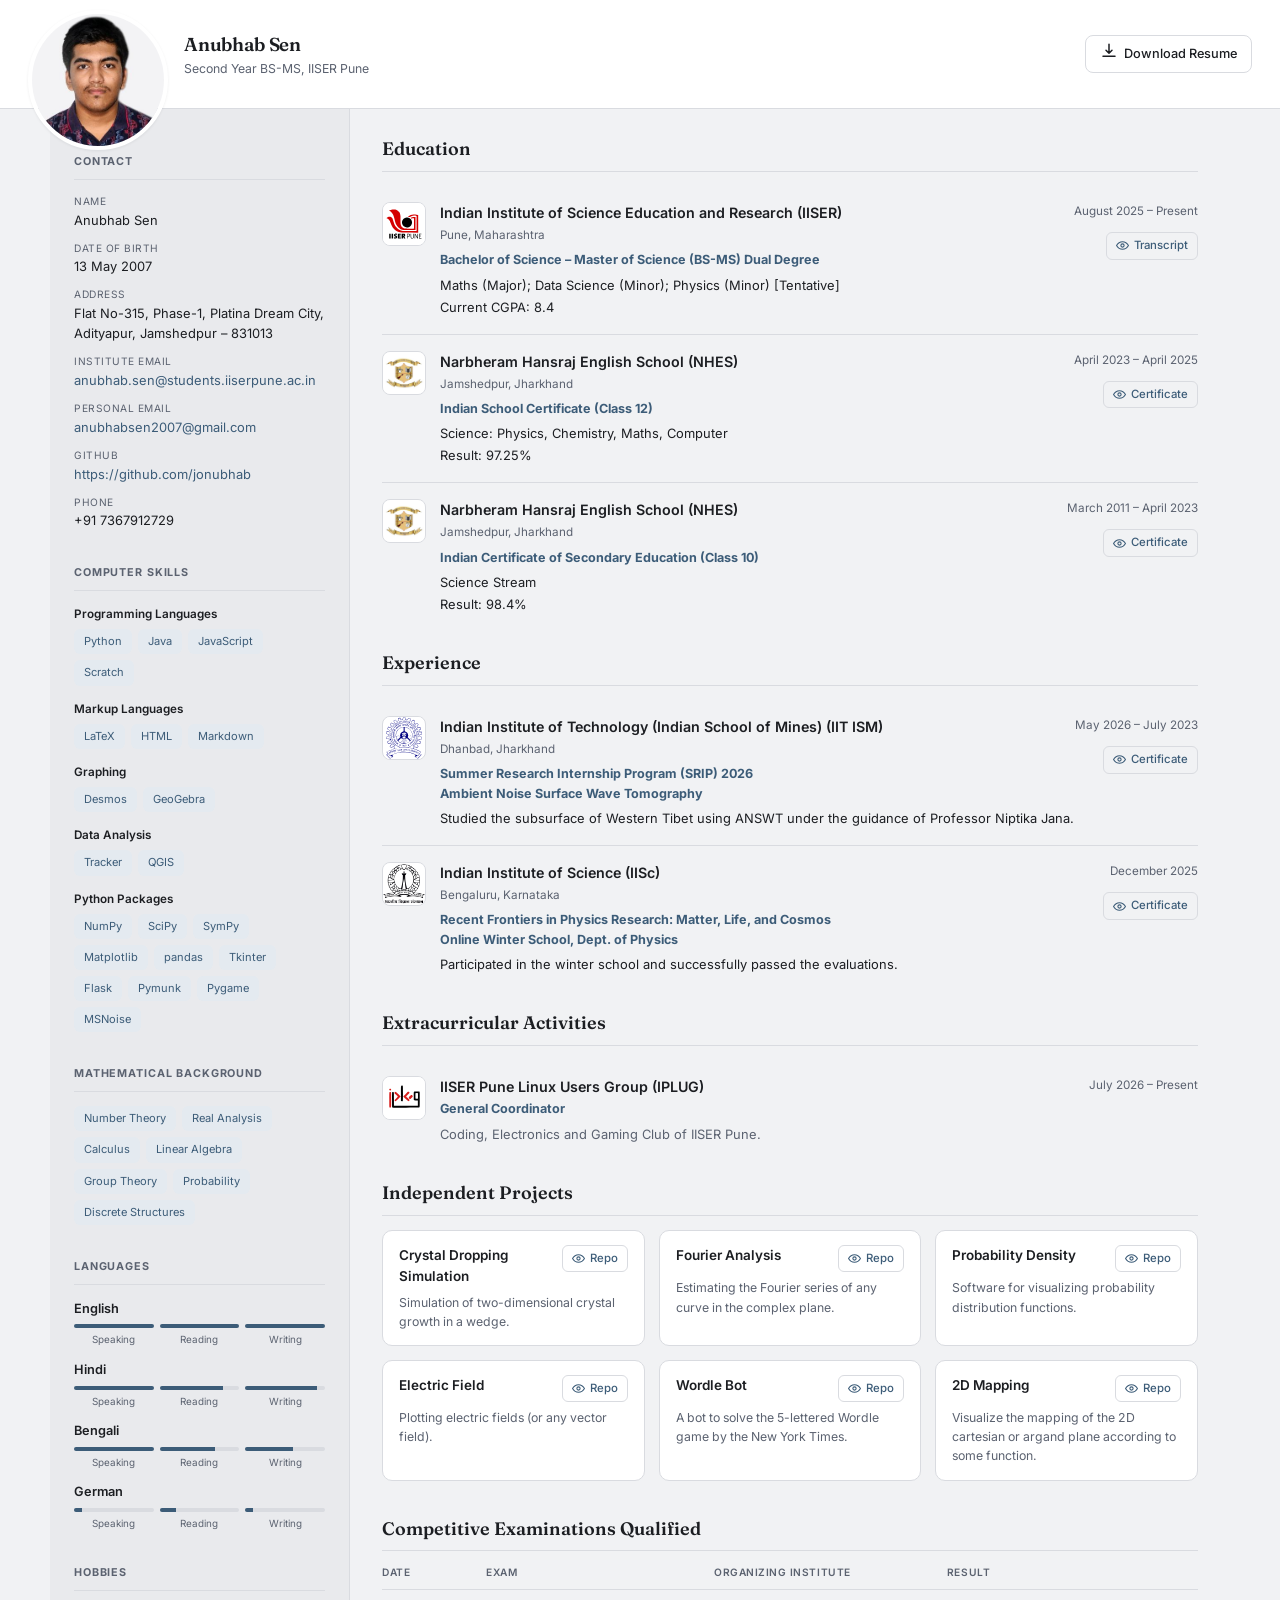
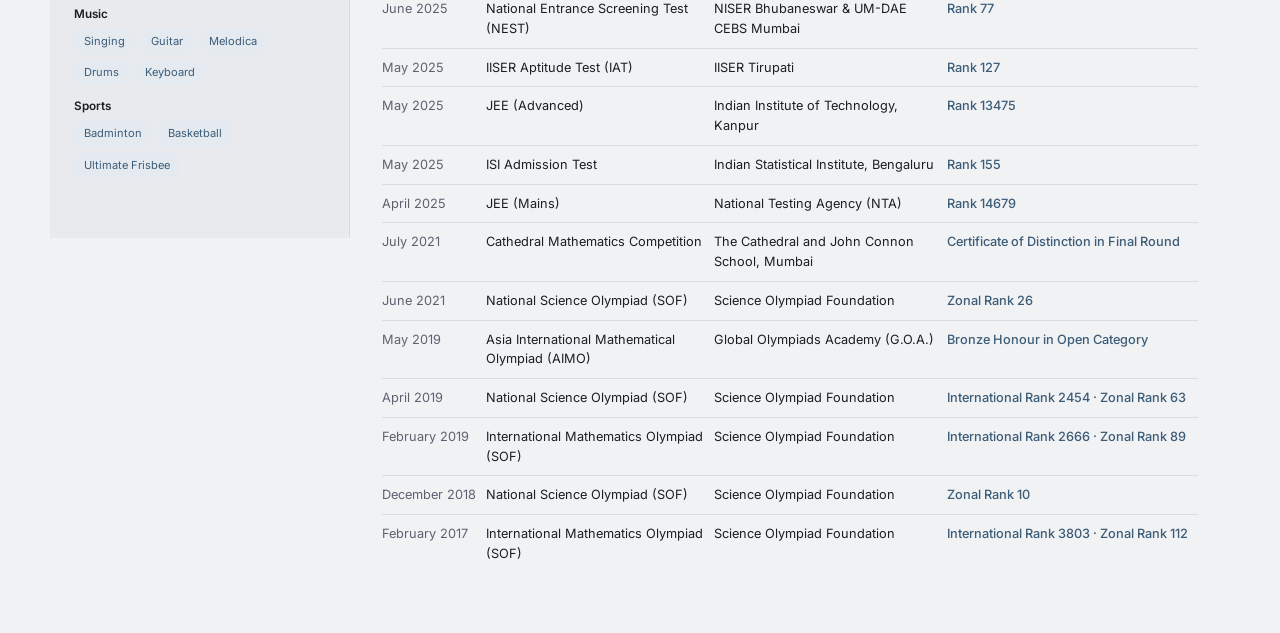
<file: index.html>
<!DOCTYPE html>
<html lang="en">
<head>
<meta charset="UTF-8">
<meta name="viewport" content="width=device-width, initial-scale=1">
<title>Anubhab Sen</title>
<link rel="stylesheet" href="style.css">
<script src="theme-init.js"></script>
</head>
<body>

  <header class="topbar">
    <img id="topbarPhoto" class="topbar__photo" src="" alt="">
    <div class="topbar__id">
      <div id="topbarName" class="topbar__name">Loading…</div>
      <div id="topbarRole" class="topbar__role"></div>
    </div>
    <div class="topbar__spacer"></div>
    <div class="topbar__actions">
      <a id="downloadBtn" class="icon-btn icon-btn--wide" href="assets/Anubhab%20Sen%20-%20CV.pdf" download="Anubhab Sen - Resume.pdf" title="Download Resume" aria-label="Download Resume">
        <span class="icon-download"></span> Download Resume
      </a>
    </div>
  </header>

  <div id="app" class="layout">
    <aside class="sidebar">

      <section class="section">
        <h2 class="section__title">Contact</h2>
        <ul id="contactList" class="contact-list"></ul>
      </section>

      <section class="section">
        <h2 class="section__title">Computer Skills</h2>
        <div id="skillsList"></div>
      </section>

      <section class="section">
        <h2 class="section__title">Mathematical Background</h2>
        <div id="mathList"></div>
      </section>

      <section class="section">
        <h2 class="section__title">Languages</h2>
        <div id="languagesList"></div>
      </section>

      <section class="section">
        <h2 class="section__title">Hobbies</h2>
        <div id="hobbiesList"></div>
      </section>

    </aside>

    <main class="content">

      <section class="section">
        <h2 class="section__title">Education</h2>
        <div id="educationList"></div>
      </section>

      <section class="section">
        <h2 class="section__title">Experience</h2>
        <div id="experienceList"></div>
      </section>

      <section class="section">
        <h2 class="section__title">Extracurricular Activities</h2>
        <div id="extracurricularList"></div>
      </section>

      <section class="section">
        <h2 class="section__title">Independent Projects</h2>
        <div id="projectsGrid" class="project-grid"></div>
      </section>

      <section class="section">
        <h2 class="section__title">Competitive Examinations Qualified</h2>
        <table class="exam-table">
          <thead>
            <tr><th>Date</th><th>Exam</th><th>Organizing Institute</th><th>Result</th></tr>
          </thead>
          <tbody id="examsBody"></tbody>
        </table>
      </section>

    </main>
  </div>

  <script src="script.js"></script>
</body>
</html>
</file>
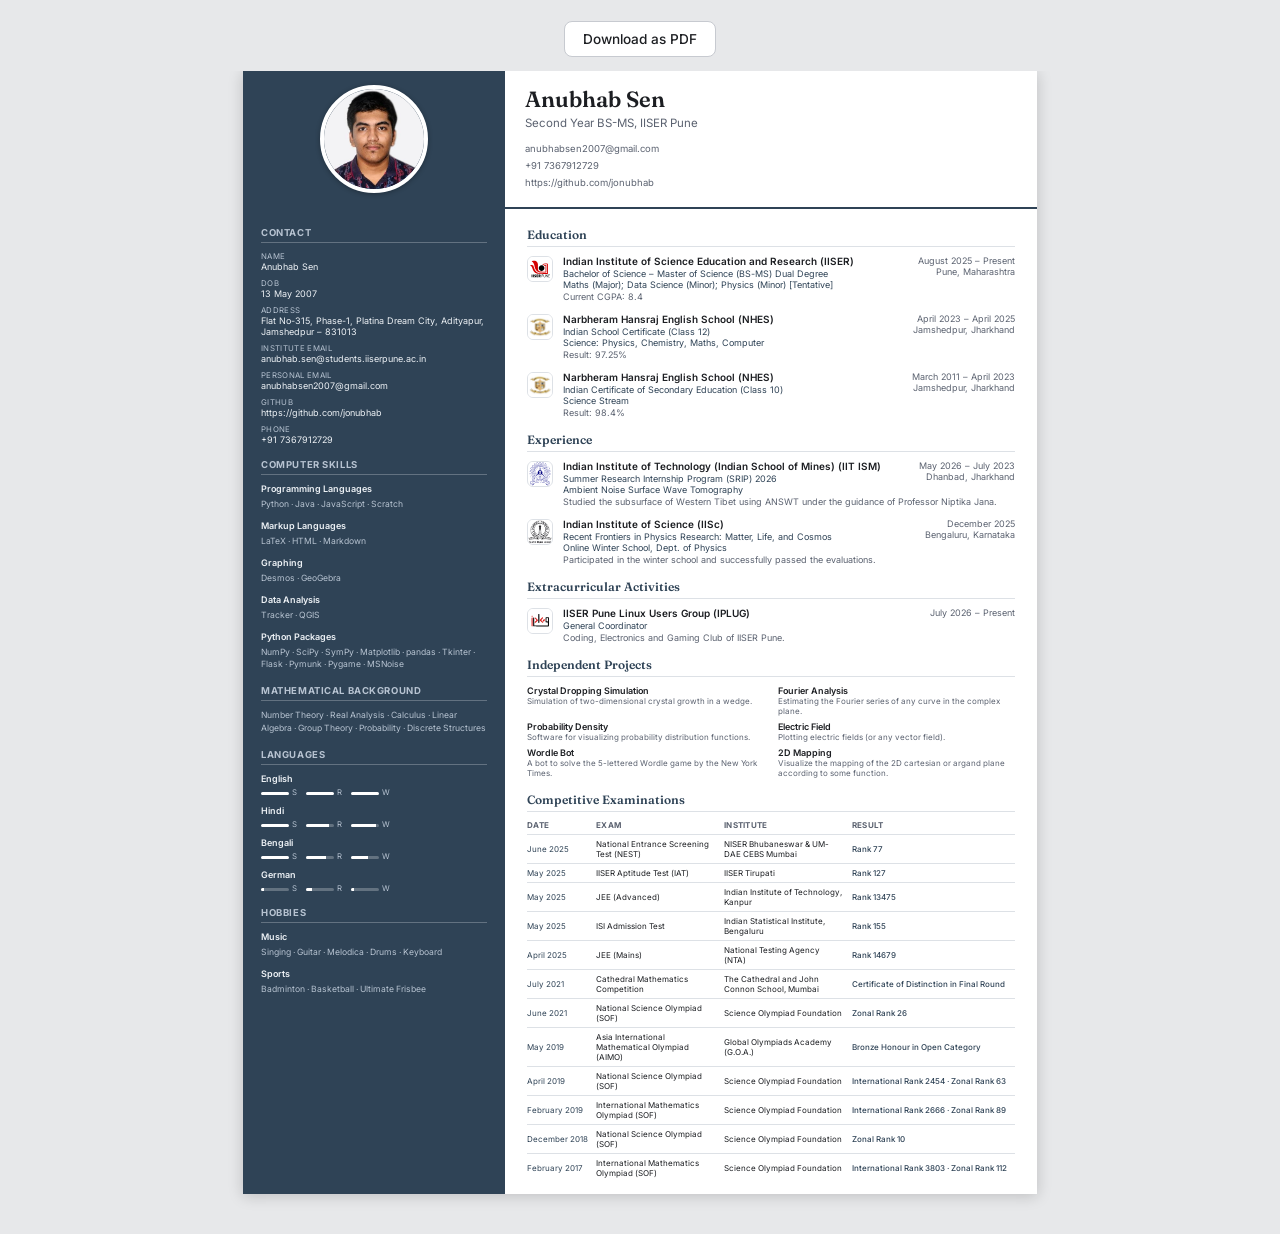
<file: doc.html>
<!DOCTYPE html>
<html lang="en">
<head>
<meta charset="UTF-8">
<meta name="viewport" content="width=device-width, initial-scale=1">
<title>Anubhab Sen</title>
<link rel="stylesheet" href="doc.css">
</head>
<body>

  <div class="toolbar no-print">
    <button id="printBtn">Download as PDF</button>
  </div>

  <div class="page-wrap">
    <div class="page" id="page">

      <header class="doc-header">
        <div class="doc-header__photo-wrap">
          <img id="docPhoto" class="doc-header__photo" src="" alt="">
        </div>
        <div class="doc-header__right">
          <div id="docName" class="doc-header__name"></div>
          <div id="docRole" class="doc-header__role"></div>
          <div id="docQuick" class="doc-header__quick"></div>
        </div>
      </header>

      <div class="doc-body">
        <aside class="doc-sidebar">

          <section class="doc-section">
            <h3 class="doc-section__title">Contact</h3>
            <ul id="docContact" class="doc-contact"></ul>
          </section>

          <section class="doc-section">
            <h3 class="doc-section__title">Computer Skills</h3>
            <div id="docSkills"></div>
          </section>

          <section class="doc-section">
            <h3 class="doc-section__title">Mathematical Background</h3>
            <div id="docMath"></div>
          </section>

          <section class="doc-section">
            <h3 class="doc-section__title">Languages</h3>
            <div id="docLanguages"></div>
          </section>

          <section class="doc-section">
            <h3 class="doc-section__title">Hobbies</h3>
            <div id="docHobbies"></div>
          </section>

        </aside>

        <main class="doc-main">

          <section class="doc-section">
            <h3 class="doc-section__title">Education</h3>
            <div id="docEducation"></div>
          </section>

          <section class="doc-section">
            <h3 class="doc-section__title">Experience</h3>
            <div id="docExperience"></div>
          </section>

          <section class="doc-section">
            <h3 class="doc-section__title">Extracurricular Activities</h3>
            <div id="docExtracurricular"></div>
          </section>

          <section class="doc-section">
            <h3 class="doc-section__title">Independent Projects</h3>
            <div id="docProjects" class="doc-project-grid"></div>
          </section>

          <section class="doc-section">
            <h3 class="doc-section__title">Competitive Examinations</h3>
            <table class="doc-exam-table">
              <thead><tr><th>Date</th><th>Exam</th><th>Institute</th><th>Result</th></tr></thead>
              <tbody id="docExams"></tbody>
            </table>
          </section>

        </main>
      </div>
    </div>
  </div>

<script src="doc.js"></script>
</body>
</html>
</file>
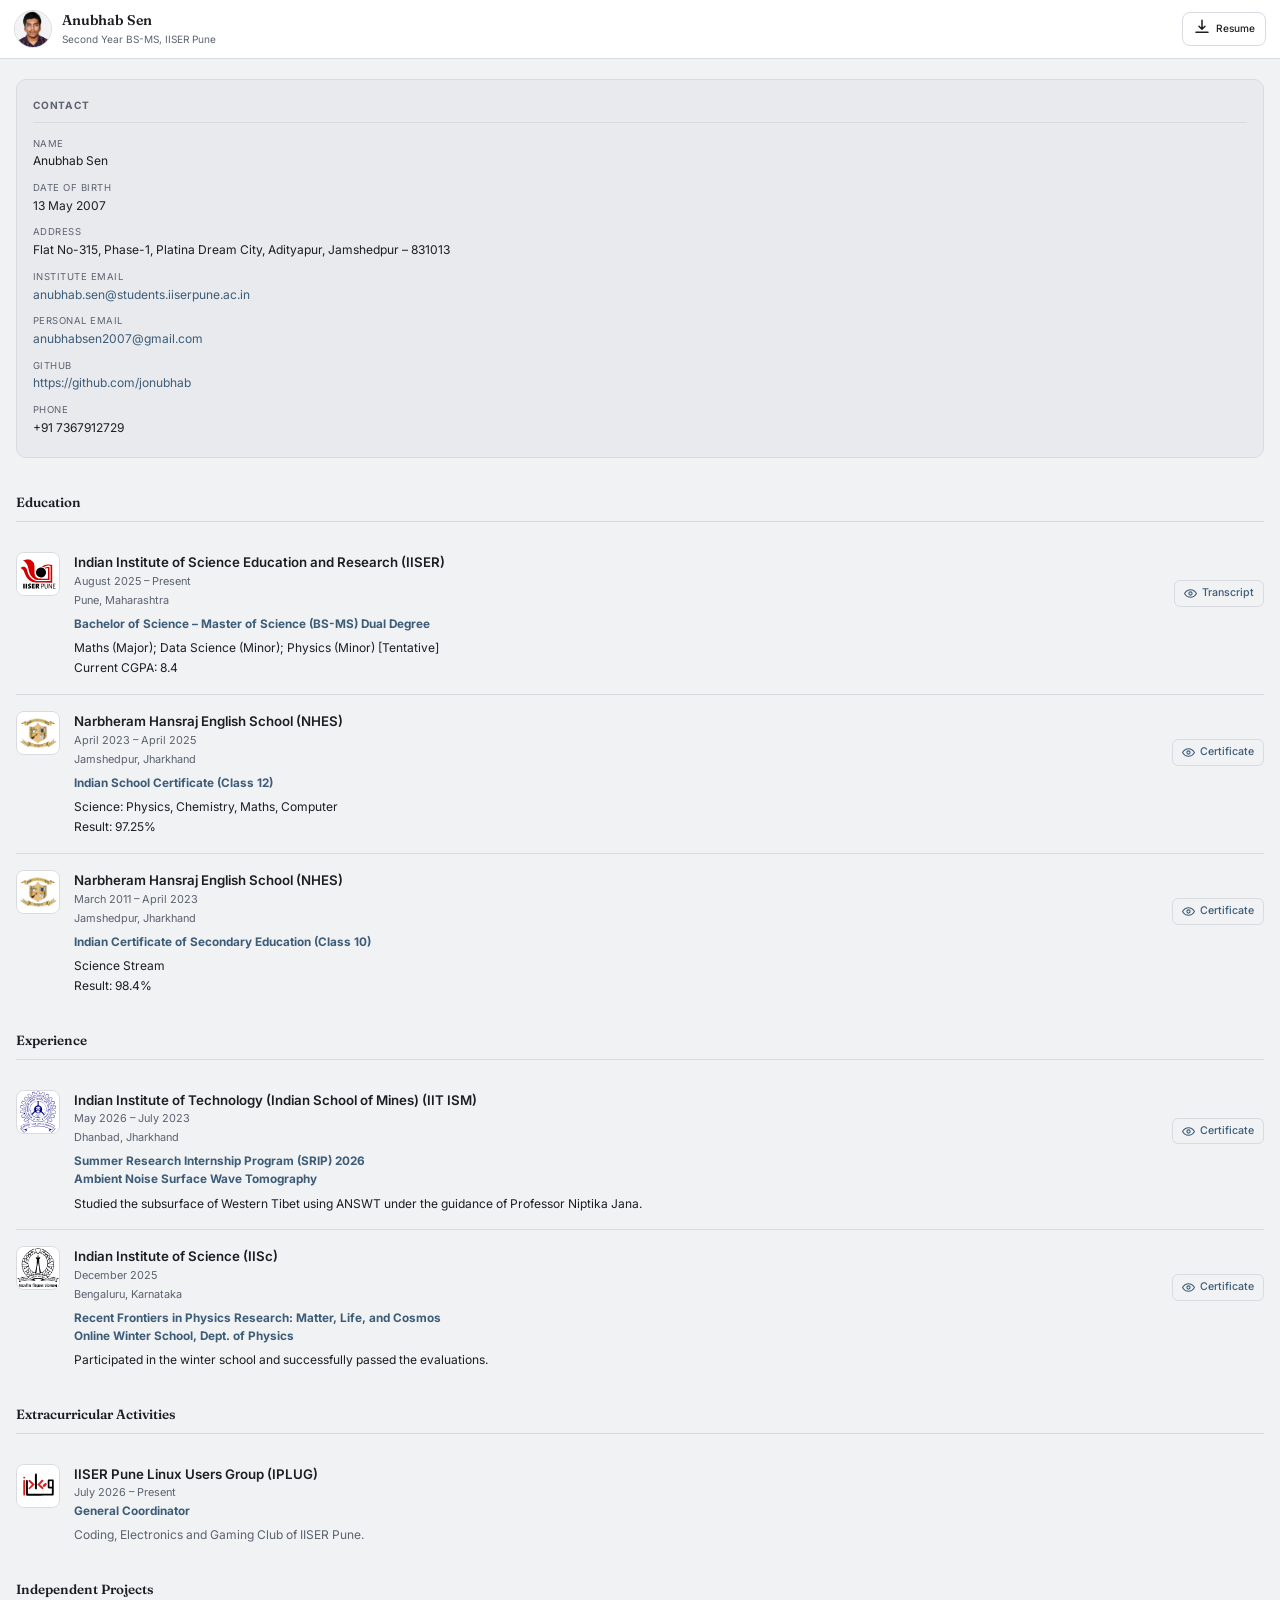
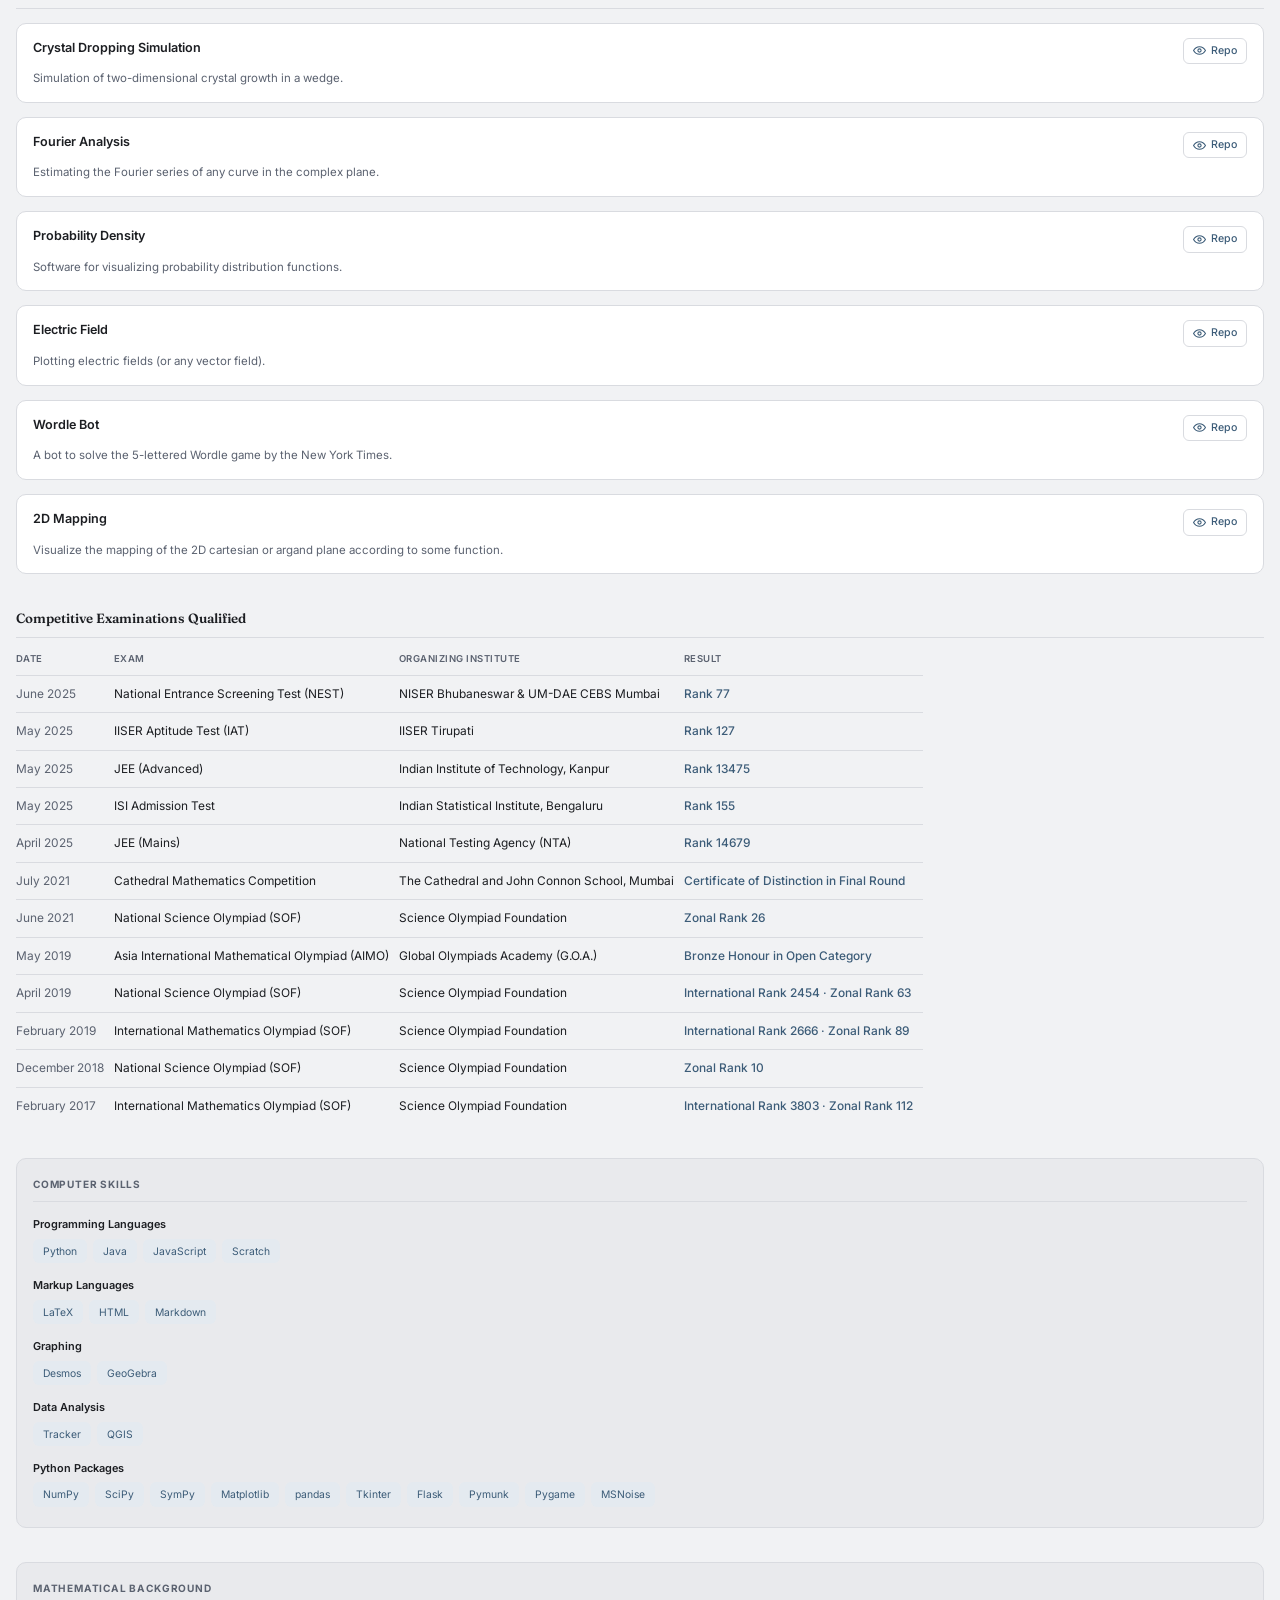
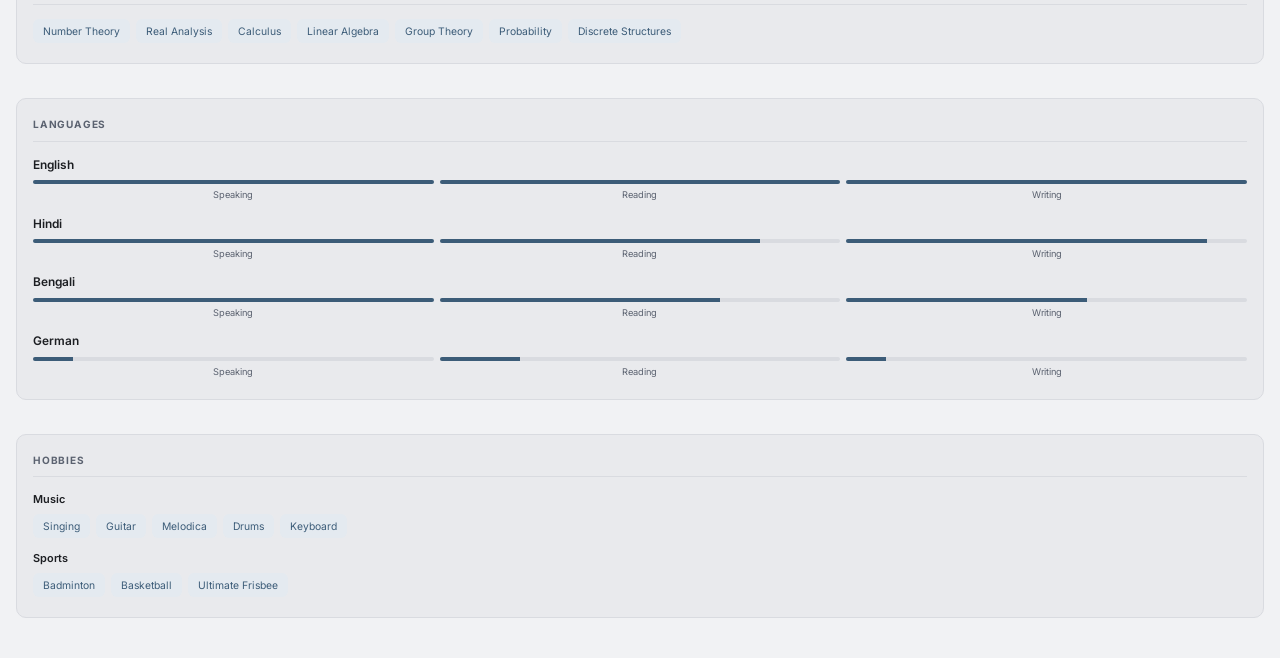
<file: mobile.html>
<!DOCTYPE html>
<html lang="en">
<head>
<meta charset="UTF-8">
<meta name="viewport" content="width=device-width, initial-scale=1">
<title>Anubhab Sen</title>
<link rel="stylesheet" href="mobile.css">
<script src="theme-init.js"></script>
</head>
<body>

  <header class="topbar">
    <img id="topbarPhoto" class="topbar__photo" src="" alt="">
    <div class="topbar__id">
      <div id="topbarName" class="topbar__name">Loading…</div>
      <div id="topbarRole" class="topbar__role"></div>
    </div>
    <div class="topbar__spacer"></div>
    <div class="topbar__actions">
      <a id="downloadBtn" class="icon-btn icon-btn--wide" href="assets/Anubhab%20Sen%20-%20CV.pdf" download="Anubhab Sen - Resume.pdf" title="Download Resume" aria-label="Download Resume">
        <span class="icon-download"></span><span class="btn-label">Resume</span>
      </a>
    </div>
  </header>

  <div id="app" class="layout">

    <section class="section section--panel">
      <h2 class="section__title">Contact</h2>
      <ul id="contactList" class="contact-list"></ul>
    </section>

    <section class="section section--content">
      <h2 class="section__title">Education</h2>
      <div id="educationList"></div>
    </section>

    <section class="section section--content">
      <h2 class="section__title">Experience</h2>
      <div id="experienceList"></div>
    </section>

    <section class="section section--content">
      <h2 class="section__title">Extracurricular Activities</h2>
      <div id="extracurricularList"></div>
    </section>

    <section class="section section--content">
      <h2 class="section__title">Independent Projects</h2>
      <div id="projectsGrid" class="project-grid"></div>
    </section>

    <section class="section section--content">
      <h2 class="section__title">Competitive Examinations Qualified</h2>
      <table class="exam-table">
        <thead>
          <tr><th>Date</th><th>Exam</th><th>Organizing Institute</th><th>Result</th></tr>
        </thead>
        <tbody id="examsBody"></tbody>
      </table>
    </section>

    <section class="section section--panel">
      <h2 class="section__title">Computer Skills</h2>
      <div id="skillsList"></div>
    </section>

    <section class="section section--panel">
      <h2 class="section__title">Mathematical Background</h2>
      <div id="mathList"></div>
    </section>

    <section class="section section--panel">
      <h2 class="section__title">Languages</h2>
      <div id="languagesList"></div>
    </section>

    <section class="section section--panel">
      <h2 class="section__title">Hobbies</h2>
      <div id="hobbiesList"></div>
    </section>

  </div>

  <script src="script.js"></script>
</body>
</html>
</file>
<file: style.css>
@import url('https://fonts.googleapis.com/css2?family=Fraunces:opsz,wght@9..144,400;9..144,500;9..144,600&family=Inter:wght@400;500;600;700&display=swap');
@import url('theme.css');

* { box-sizing: border-box; }

html, body {
  margin: 0;
  padding: 0;
  background: var(--bg);
  color: var(--text);
  font-family: 'Inter', system-ui, sans-serif;
  font-size: 15px;
  line-height: 1.55;
  -webkit-font-smoothing: antialiased;
}

a { color: var(--accent); text-decoration: none; }
a:hover { text-decoration: underline; }

::selection { background: var(--accent); color: var(--accent-contrast); }

button {
  font-family: inherit;
  cursor: pointer;
}

/* Top bar */

.topbar {
  position: sticky;
  top: 0;
  z-index: 50;
  display: flex;
  align-items: center;
  gap: 16px;
  padding: 10px 28px;
  background: var(--surface);
  border-bottom: 1px solid var(--border);
  overflow: visible;
}

.topbar__photo {
  width: 140px;
  height: 140px;
  border-radius: 50%;
  object-fit: cover;
  border: 4px solid var(--surface);
  box-shadow: var(--shadow);
  flex-shrink: 0;
  position: relative;
  z-index: 2;
  margin-bottom: -52px;
  background: var(--sidebar-bg);
}

.topbar__id { min-width: 0; }

.topbar__name {
  font-family: 'Fraunces', serif;
  font-size: 1.25rem;
  font-weight: 600;
  letter-spacing: -0.01em;
  white-space: nowrap;
  overflow: hidden;
  text-overflow: ellipsis;
}

.topbar__role {
  font-size: 0.82rem;
  color: var(--text-muted);
  white-space: nowrap;
  overflow: hidden;
  text-overflow: ellipsis;
}

.topbar__spacer { flex: 1; }

.topbar__actions {
  display: flex;
  align-items: center;
  gap: 8px;
}

.icon-btn {
  display: inline-flex;
  align-items: center;
  justify-content: center;
  gap: 6px;
  width: 38px;
  height: 38px;
  border-radius: 8px;
  border: 1px solid var(--border);
  background: var(--surface);
  color: var(--text);
  text-decoration: none;
  transition: background 0.15s ease, border-color 0.15s ease;
}

.icon-btn:hover { background: var(--accent-soft); border-color: var(--accent); text-decoration: none; }

.icon-btn svg { width: 18px; height: 18px; stroke: currentColor; }

.icon-btn--wide {
  width: auto;
  padding: 0 14px;
  font-size: 0.85rem;
  font-weight: 500;
}

/* Layout */

.layout {
  display: flex;
  flex-wrap: nowrap;
  align-items: flex-start;
  max-width: 1180px;
  margin: 0 auto;
  overflow-x: auto;
}

.sidebar {
  width: 300px;
  flex-shrink: 0;
  background: var(--sidebar-bg);
  border-right: 1px solid var(--border);
  padding: 45px 24px 60px;
  min-height: calc(100vh - 73px);
}

.content {
  flex: 1;
  min-width: 520px;
  padding: 26px 32px 60px;
}

/* Section headings */

.section { margin-bottom: 34px; }
.section:last-child { margin-bottom: 0; }

.section__title {
  font-size: 0.72rem;
  font-weight: 700;
  letter-spacing: 0.08em;
  text-transform: uppercase;
  color: var(--text-muted);
  margin: 0 0 14px;
  padding-bottom: 8px;
  border-bottom: 1px solid var(--border);
}

.content .section__title {
  font-size: 1.2rem;
  color: var(--text);
  text-transform: none;
  letter-spacing: 0;
  font-family: 'Fraunces', serif;
  font-weight: 600;
}

/* Contact */

.contact-list {
  list-style: none;
  margin: 0;
  padding: 0;
  display: flex;
  flex-direction: column;
  gap: 10px;
}

.contact-list li {
  display: flex;
  flex-direction: column;
  gap: 1px;
  font-size: 0.86rem;
}

.contact-list .label {
  font-size: 0.68rem;
  text-transform: uppercase;
  letter-spacing: 0.05em;
  color: var(--text-muted);
}

.contact-list .value { word-break: break-word; }

/* Skills */

.skill-group { margin-bottom: 14px; }
.skill-group:last-child { margin-bottom: 0; }

.skill-group__label {
  font-size: 0.78rem;
  font-weight: 600;
  margin-bottom: 6px;
}

.tag-row {
  display: flex;
  flex-wrap: wrap;
  gap: 6px;
}

.tag {
  font-size: 0.74rem;
  padding: 3px 9px;
  border-radius: 6px;
  background: var(--accent-soft);
  color: var(--accent);
  border: 1px solid transparent;
}

/* Languages */

.lang-item { margin-bottom: 12px; }
.lang-item:last-child { margin-bottom: 0; }

.lang-item__name { font-size: 0.85rem; font-weight: 600; margin-bottom: 6px; }

.lang-bars {
  display: grid;
  grid-template-columns: 1fr 1fr 1fr;
  gap: 6px;
}

.lang-bar {
  font-size: 0.66rem;
  color: var(--text-muted);
  text-align: center;
}

.lang-bar__track {
  height: 4px;
  background: var(--border);
  border-radius: 2px;
  margin-bottom: 4px;
  overflow: hidden;
}

.lang-bar__fill { height: 100%; background: var(--accent); }

/* Hobbies */

.hobby-group { margin-bottom: 12px; }
.hobby-group:last-child { margin-bottom: 0; }
.hobby-group__label { font-size: 0.78rem; font-weight: 600; margin-bottom: 6px; }

/* Main: entries */

.entry {
  display: flex;
  gap: 14px;
  padding: 16px 0;
  border-bottom: 1px solid var(--border);
}

.entry:last-child { border-bottom: none; padding-bottom: 0; }

.entry__logo {
  width: 44px;
  height: 44px;
  border-radius: 8px;
  object-fit: cover;
  flex-shrink: 0;
  border: 1px solid var(--border);
  background: var(--surface);
}

.entry__body {
  flex: 1;
  min-width: 0;
  position: relative;
  width: 100%;
}

.entry__top {
  display: flex;
  justify-content: space-between;
  align-items: flex-start;
  gap: 0;
  flex-wrap: wrap;
}

.entry__loc {
  margin-top: 2px;
  margin-bottom: 6px;
}

.entry__action {
  position: absolute;
  right: 0;
  top: 2rem;
}



.entry__title {
  font-weight: 600;
  font-size: 0.95rem;
  min-width: min(100%,30rem);
}
.entry__meta {
  font-size: 0.78rem;
  color: var(--text-muted);
  white-space: nowrap;
}
.entry__subtitle { font-size: 0.84rem; color: var(--accent); margin-top: 1px; }
.entry__loc { font-size: 0.78rem; color: var(--text-muted); }

.entry__lines { margin: 6px 0 0; font-size: 0.86rem; color: var(--text); }
.entry__lines div { margin-bottom: 2px; }
.entry__lines div:last-child { margin-bottom: 0; }

.entry__desc { font-size: 0.86rem; color: var(--text-muted); margin-top: 6px; }

.entry__foot {
  display: flex;
  align-items: center;
  justify-content: space-between;
  margin-top: 8px;
}

.view-link {
  display: inline-flex;
  align-items: center;
  gap: 5px;
  font-size: 0.76rem;
  font-weight: 500;
  color: var(--accent);
  border: 1px solid var(--border);
  border-radius: 6px;
  padding: 4px 9px;
}

.view-link svg { width: 13px; height: 13px; stroke: currentColor; }
.view-link:hover { background: var(--accent-soft); text-decoration: none; }
.view-link--disabled { opacity: 0.45; cursor: not-allowed; pointer-events: none; }

/* Projects */

.project-grid {
  display: grid;
  grid-template-columns: repeat(auto-fill, minmax(240px, 1fr));
  gap: 14px;
}

.project-card {
  border: 1px solid var(--border);
  border-radius: 10px;
  padding: 14px 16px;
  background: var(--surface);
}

.project-card__top {
  display: flex;
  justify-content: space-between;
  align-items: flex-start;
  gap: 8px;
}

.project-card__name { font-weight: 600; font-size: 0.9rem; }
.project-card__desc { font-size: 0.82rem; color: var(--text-muted); margin-top: 6px; }

/* Competitive exams */

.exam-table {
  width: 100%;
  border-collapse: collapse;
  font-size: 0.85rem;
}

.exam-table th {
  text-align: left;
  font-size: 0.68rem;
  text-transform: uppercase;
  letter-spacing: 0.05em;
  color: var(--text-muted);
  padding: 0 10px 8px 0;
  border-bottom: 1px solid var(--border);
  font-weight: 600;
}

.exam-table td {
  padding: 9px 10px 9px 0;
  border-bottom: 1px solid var(--border);
  vertical-align: top;
}

.exam-table tr:last-child td { border-bottom: none; }
.exam-table td.result { color: var(--accent); font-weight: 500; white-space: nowrap; }
.exam-table td.date { color: var(--text-muted); white-space: nowrap; }

/* Loading Screen */

.load-note {
  font-size: 0.85rem;
  color: var(--text-muted);
  padding: 40px;
  text-align: center;
}

.load-note code {
  background: var(--accent-soft);
  padding: 1px 6px;
  border-radius: 4px;
}

/* Focus visibility */

a:focus-visible, button:focus-visible {
  outline: 2px solid var(--accent);
  outline-offset: 2px;
}

.exam-table { display: block; overflow-x: auto; }

@media (prefers-reduced-motion: reduce) {
  * { transition: none !important; }
}
</file>
<file: doc.css>
@import url('https://fonts.googleapis.com/css2?family=Fraunces:opsz,wght@9..144,500;9..144,600&family=Inter:wght@400;500;600;700&display=swap');

:root {
  --bg: #e7e8ea;
  --page: #ffffff;
  --sidebar-bg: #2f4356;
  --sidebar-text: #eef2f6;
  --sidebar-muted: #b7c3d1;
  --accent: #2f4356;
  --accent-soft: #eef2f6;
  --text: #1c1e22;
  --text-muted: #5b6270;
  --border: #dde1e6;
}

* { box-sizing: border-box; }

html, body {
  margin: 0;
  padding-top: 3.5px;
  background: var(--bg);
  font-family: 'Inter', system-ui, sans-serif;
  color: var(--text);
}

.toolbar {
  position: sticky;
  top: 0;
  z-index: 10;
  display: flex;
  justify-content: center;
  gap: 10px;
  padding: 14px;
  background: var(--bg);
}

.toolbar button {
  font-family: inherit;
  font-size: 0.85rem;
  font-weight: 500;
  padding: 9px 18px;
  border-radius: 8px;
  border: 1px solid #c7cad0;
  background: #ffffff;
  color: var(--text);
  cursor: pointer;
}

.toolbar button:hover { background: var(--accent-soft); }

.page-wrap {
  display: flex;
  justify-content: center;
  padding-bottom: 40px;
}

.page {
  width: 210mm;
  height: 297mm;
  background: var(--page);
  box-shadow: 0 2px 14px rgba(0,0,0,0.18);
  display: flex;
  flex-direction: column;
  overflow: hidden;
}

/* Header */

.doc-header {
  display: flex;
  align-items: stretch;
  height: 138px;
  border-bottom: 2px solid var(--accent);
}

.doc-header__photo-wrap {
  width: 33%;
  height: 100%;
  flex-shrink: 0;
  background: var(--sidebar-bg);
  display: flex;
  align-items: center;
  justify-content: center;
}

.doc-header__photo {
  width: 108px;
  height: 108px;
  border-radius: 50%;
  object-fit: cover;
  border: 4px solid var(--page);
  box-shadow: 0 1px 5px rgba(0,0,0,0.3);
}

.doc-header__right {
  flex: 1;
  min-width: 0;
  display: flex;
  flex-direction: column;
  justify-content: center;
  padding: 0 20px;
}

.doc-header__name {
  font-family: 'Fraunces', serif;
  font-size: 22px;
  font-weight: 600;
  line-height: 1.15;
}

.doc-header__role {
  font-size: 11.5px;
  color: var(--text-muted);
  margin-top: 4px;
}

.doc-header__quick {
  font-size: 9.5px;
  color: var(--text-muted);
  line-height: 1.8;
  margin-top: 10px;
}

/* Body */

.doc-body {
  flex: 1;
  display: flex;
  min-height: 0;
}

.doc-sidebar {
  width: 33%;
  background: var(--sidebar-bg);
  color: var(--sidebar-text);
  padding: 18px 18px;
}

.doc-main {
  flex: 1;
  padding: 18px 22px;
  min-width: 0;
}

.doc-section { margin-bottom: 14px; }
.doc-section:last-child { margin-bottom: 0; }

.doc-sidebar .doc-section__title {
  font-size: 9.5px;
  font-weight: 700;
  letter-spacing: 0.06em;
  text-transform: uppercase;
  color: var(--sidebar-muted);
  border-bottom: 1px solid rgba(255,255,255,0.25);
  padding-bottom: 4px;
  margin: 0 0 8px;
}

.doc-main .doc-section__title {
  font-family: 'Fraunces', serif;
  font-size: 12px;
  font-weight: 600;
  color: var(--accent);
  border-bottom: 1px solid var(--border);
  padding-bottom: 4px;
  margin: 0 0 8px;
}

/* Contact */

.doc-contact { list-style: none; margin: 0; padding: 0; font-size: 9px; }
.doc-contact li { margin-bottom: 6px; }
.doc-contact .label { display: block; color: var(--sidebar-muted); font-size: 7.8px; text-transform: uppercase; letter-spacing: 0.04em; }
.doc-contact .value { color: var(--sidebar-text); word-break: break-word; }

/* Skills / Hobbies */

.doc-skill-group { margin-bottom: 9px; }
.doc-skill-group__label { font-size: 9px; font-weight: 600; margin-bottom: 4px; }
.doc-tag-row { font-size: 8.6px; color: var(--sidebar-muted); line-height: 1.5; }

/* Languages */

.doc-lang { margin-bottom: 8px; font-size: 9px; }
.doc-lang__name { font-weight: 600; margin-bottom: 3px; }
.doc-lang__bars { display: flex; gap: 9px; color: var(--sidebar-muted); font-size: 7.8px; }
.doc-lang__track { width: 28px; height: 3px; background: rgba(255,255,255,0.25); border-radius: 2px; display: inline-block; margin-right: 3px; overflow: hidden; vertical-align: middle; }
.doc-lang__fill { height: 100%; background: #ffffff; display: block; }

/* Main entries */

.doc-entry { display: flex; gap: 10px; margin-bottom: 11px; }
.doc-entry:last-child { margin-bottom: 0; }

.doc-entry__logo {
  width: 26px;
  height: 26px;
  border-radius: 6px;
  object-fit: cover;
  border: 1px solid var(--border);
  flex-shrink: 0;
  margin-top: 1px;
}

.doc-entry__body { flex: 1; min-width: 0; position: relative;}

.doc-entry__top { display: flex; justify-content: space-between; gap: 0; flex-wrap: wrap; align-items: flex-start; }
.doc-entry__title { font-weight: 600; font-size: 10px; }
.doc-entry__meta {
  font-size: 9px;
  color: var(--text-muted);
  white-space: nowrap;
  text-align: right;
  position: absolute;
  top: 0;
  right: 0;
}
.doc-entry__sub { font-size: 9px; color: var(--accent); margin-top: 1px; }
.doc-entry__desc { font-size: 9px; color: var(--text-muted); margin-top: 1px; }

/* Projects */

.doc-project-grid { display: grid; grid-template-columns: 1fr 1fr; gap: 5px 14px; }
.doc-project { font-size: 9px; }
.doc-project__name { font-weight: 600; }
.doc-project__desc { color: var(--text-muted); font-size: 8px; }

/* Exams table */

.doc-exam-table { width: 100%; border-collapse: collapse; font-size: 8px; }
.doc-exam-table th {
  text-align: left;
  font-size: 8px;
  text-transform: uppercase;
  letter-spacing: 0.03em;
  color: var(--text-muted);
  padding: 0 8px 4px 0;
  border-bottom: 1px solid var(--border);
}
.doc-exam-table td { padding: 4px 8px 4px 0; border-bottom: 1px solid var(--border); }
.doc-exam-table tr:last-child td { border-bottom: none; }
.doc-exam-table td.result { color: var(--accent); font-weight: 500; white-space: nowrap; }
.doc-exam-table td.date { color: var(--accent); white-space: nowrap; }

/* Print */

@media print {
  .toolbar { display: none; }
  html, body { background: var(--page); }
  .page-wrap { padding: 0; }
  .page { box-shadow: none; width: 100%; height: 100%; }
  @page { size: A4; margin: 0; }
}
</file>
<file: mobile.css>
@import url('https://fonts.googleapis.com/css2?family=Fraunces:opsz,wght@9..144,400;9..144,500;9..144,600&family=Inter:wght@400;500;600;700&display=swap');
@import url('theme.css');

* { box-sizing: border-box; }

html, body {
  margin: 0;
  padding: 0;
  background: var(--bg);
  color: var(--text);
  font-family: 'Inter', system-ui, sans-serif;
  font-size: 14px;
  line-height: 1.55;
  -webkit-font-smoothing: antialiased;
}

a { color: var(--accent); text-decoration: none; }
a:hover { text-decoration: underline; }

::selection { background: var(--accent); color: var(--accent-contrast); }

button {
  font-family: inherit;
  cursor: pointer;
}

/* Top bar */

.topbar {
  position: sticky;
  top: 0;
  z-index: 50;
  display: flex;
  align-items: center;
  gap: 10px;
  padding: 10px 14px;
  background: var(--surface);
  border-bottom: 1px solid var(--border);
}

.topbar__photo {
  width: 38px;
  height: 38px;
  border-radius: 50%;
  object-fit: cover;
  border: 1px solid var(--border);
  flex-shrink: 0;
}

.topbar__id { min-width: 0; }

.topbar__name {
  font-family: 'Fraunces', serif;
  font-size: 1rem;
  font-weight: 600;
  letter-spacing: -0.01em;
  white-space: nowrap;
  overflow: hidden;
  text-overflow: ellipsis;
}

.topbar__role {
  font-size: 0.72rem;
  color: var(--text-muted);
  white-space: nowrap;
  overflow: hidden;
  text-overflow: ellipsis;
}

.topbar__id { min-width: 0; overflow: hidden; }

.topbar__spacer { flex: 1; }

.topbar__actions {
  display: flex;
  align-items: center;
  gap: 6px;
  flex-shrink: 0;
}

.icon-btn {
  display: inline-flex;
  align-items: center;
  justify-content: center;
  gap: 5px;
  width: 34px;
  height: 34px;
  border-radius: 8px;
  border: 1px solid var(--border);
  background: var(--surface);
  color: var(--text);
  text-decoration: none;
  transition: background 0.15s ease, border-color 0.15s ease;
}

.icon-btn:hover { background: var(--accent-soft); border-color: var(--accent); text-decoration: none; }

.icon-btn svg { width: 18px; height: 18px; stroke: currentColor; }

.icon-btn--wide {
  width: auto;
  padding: 0 10px;
  font-size: 0.72rem;
  font-weight: 500;
}

@media (max-width: 380px) {
  .btn-label { display: none; }
  .icon-btn--wide { width: 34px; padding: 0; }
}

/* Layout */

.layout {
  display: flex;
  flex-direction: column;
  align-items: stretch;
  padding: 20px 16px 40px;
}


.section--panel {
  background: var(--sidebar-bg);
  border: 1px solid var(--border);
  border-radius: 10px;
  padding: 18px 16px 20px;
}

.section--content {
  padding: 0;
}

/* Section headings */

.section { margin-bottom: 34px; }
.section:last-child { margin-bottom: 0; }

.section__title {
  font-size: 0.72rem;
  font-weight: 700;
  letter-spacing: 0.08em;
  text-transform: uppercase;
  color: var(--text-muted);
  margin: 0 0 14px;
  padding-bottom: 8px;
  border-bottom: 1px solid var(--border);
}

.section--content .section__title {
  font-size: 0.95rem;
  color: var(--text);
  text-transform: none;
  letter-spacing: 0;
  font-family: 'Fraunces', serif;
  font-weight: 600;
}

/* Contact */

.contact-list {
  list-style: none;
  margin: 0;
  padding: 0;
  display: flex;
  flex-direction: column;
  gap: 10px;
}

.contact-list li {
  display: flex;
  flex-direction: column;
  gap: 1px;
  font-size: 0.86rem;
}

.contact-list .label {
  font-size: 0.68rem;
  text-transform: uppercase;
  letter-spacing: 0.05em;
  color: var(--text-muted);
}

.contact-list .value { word-break: break-word; }

/* Skills */

.skill-group { margin-bottom: 14px; }
.skill-group:last-child { margin-bottom: 0; }

.skill-group__label {
  font-size: 0.78rem;
  font-weight: 600;
  margin-bottom: 6px;
}

.tag-row {
  display: flex;
  flex-wrap: wrap;
  gap: 6px;
}

.tag {
  font-size: 0.74rem;
  padding: 3px 9px;
  border-radius: 6px;
  background: var(--accent-soft);
  color: var(--accent);
  border: 1px solid transparent;
}

/* Languages */

.lang-item { margin-bottom: 12px; }
.lang-item:last-child { margin-bottom: 0; }

.lang-item__name { font-size: 0.85rem; font-weight: 600; margin-bottom: 6px; }

.lang-bars {
  display: grid;
  grid-template-columns: 1fr 1fr 1fr;
  gap: 6px;
}

.lang-bar {
  font-size: 0.66rem;
  color: var(--text-muted);
  text-align: center;
}

.lang-bar__track {
  height: 4px;
  background: var(--border);
  border-radius: 2px;
  margin-bottom: 4px;
  overflow: hidden;
}

.lang-bar__fill { height: 100%; background: var(--accent); }

/* Hobbies */

.hobby-group { margin-bottom: 12px; }
.hobby-group:last-child { margin-bottom: 0; }
.hobby-group__label { font-size: 0.78rem; font-weight: 600; margin-bottom: 6px; }

/* Main: entries */

.entry {
  display: flex;
  gap: 14px;
  padding: 16px 0;
  border-bottom: 1px solid var(--border);
}

.entry:last-child { border-bottom: none; padding-bottom: 0; }

.entry__logo {
  width: 44px;
  height: 44px;
  border-radius: 8px;
  object-fit: cover;
  flex-shrink: 0;
  border: 1px solid var(--border);
  background: var(--surface);
}

.entry__body {
  flex: 1;
  min-width: 0;
  position: relative;
  width: 100%;
}

.entry__top {
  display: flex;
  justify-content: space-between;
  align-items: flex-start;
  gap: 0;
  flex-wrap: wrap;
}

.entry__loc {
  margin-top: 2px;
  margin-bottom: 6px;
}

.entry__action {
  position: absolute;
  right: 0;
  top: 2rem;
}



.entry__title {
  font-weight: 600;
  font-size: 0.95rem;
  flex: 0 0 100%;
  width: 100%;
}
.entry__meta {
  font-size: 0.78rem;
  color: var(--text-muted);
  white-space: nowrap;
}
.entry__subtitle { font-size: 0.84rem; color: var(--accent); margin-top: 1px; }
.entry__loc { font-size: 0.78rem; color: var(--text-muted); }

.entry__lines { margin: 6px 0 0; font-size: 0.86rem; color: var(--text); }
.entry__lines div { margin-bottom: 2px; }
.entry__lines div:last-child { margin-bottom: 0; }

.entry__desc { font-size: 0.86rem; color: var(--text-muted); margin-top: 6px; }

.entry__foot {
  display: flex;
  align-items: center;
  justify-content: space-between;
  margin-top: 8px;
}

.view-link {
  display: inline-flex;
  align-items: center;
  gap: 5px;
  font-size: 0.76rem;
  font-weight: 500;
  color: var(--accent);
  border: 1px solid var(--border);
  border-radius: 6px;
  padding: 4px 9px;
}

.view-link svg { width: 13px; height: 13px; stroke: currentColor; }
.view-link:hover { background: var(--accent-soft); text-decoration: none; }
.view-link--disabled { opacity: 0.45; cursor: not-allowed; pointer-events: none; }

/* Projects */

.project-grid {
  display: grid;
  grid-template-columns: repeat(auto-fill, minmax(240px, 1fr));
  gap: 14px;
}

.project-card {
  border: 1px solid var(--border);
  border-radius: 10px;
  padding: 14px 16px;
  background: var(--surface);
}

.project-card__top {
  display: flex;
  justify-content: space-between;
  align-items: flex-start;
  gap: 8px;
}

.project-card__name { font-weight: 600; font-size: 0.9rem; }
.project-card__desc { font-size: 0.82rem; color: var(--text-muted); margin-top: 6px; }

/* Competitive exams */

.exam-table {
  width: 100%;
  border-collapse: collapse;
  font-size: 0.85rem;
}

.exam-table th {
  text-align: left;
  font-size: 0.68rem;
  text-transform: uppercase;
  letter-spacing: 0.05em;
  color: var(--text-muted);
  padding: 0 10px 8px 0;
  border-bottom: 1px solid var(--border);
  font-weight: 600;
}

.exam-table td {
  padding: 9px 10px 9px 0;
  border-bottom: 1px solid var(--border);
  vertical-align: top;
}

.exam-table tr:last-child td { border-bottom: none; }
.exam-table td.result { color: var(--accent); font-weight: 500; white-space: nowrap; }
.exam-table td.date { color: var(--text-muted); white-space: nowrap; }

/* Loading */

.load-note {
  font-size: 0.85rem;
  color: var(--text-muted);
  padding: 40px;
  text-align: center;
}

.load-note code {
  background: var(--accent-soft);
  padding: 1px 6px;
  border-radius: 4px;
}


a:focus-visible, button:focus-visible {
  outline: 2px solid var(--accent);
  outline-offset: 2px;
}

.exam-table { display: block; overflow-x: auto; white-space: nowrap; }

.project-grid { grid-template-columns: 1fr; }

@media (prefers-reduced-motion: reduce) {
  * { transition: none !important; }
}
</file>
